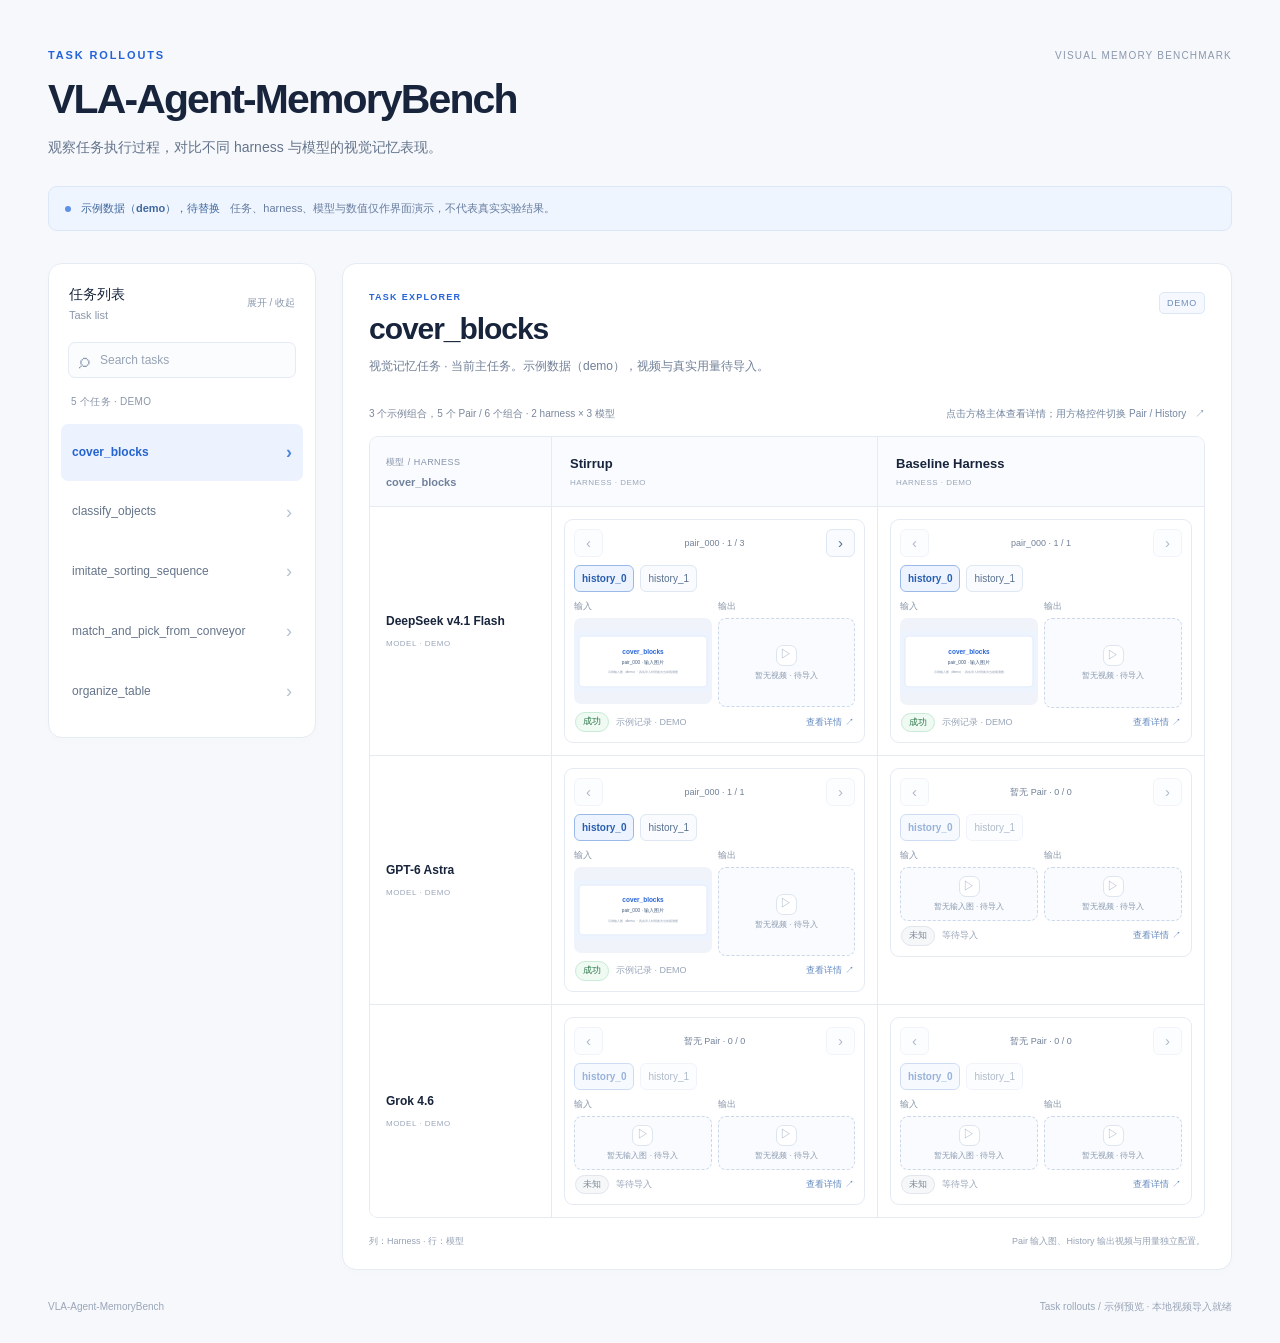
<file: index.html>
<!doctype html>
<html lang="zh-CN">
  <head>
    <meta charset="utf-8">
    <meta name="viewport" content="width=device-width, initial-scale=1">
    <meta name="color-scheme" content="light">
    <meta name="description" content="VLA-Agent-MemoryBench 任务视频矩阵：按任务对比 harness 与模型的 rollout、输入、tokens 和费用。">
    <title>Task Rollouts · VLA-Agent-MemoryBench</title>
    <link rel="stylesheet" href="styles.css">
    <script defer src="data.js"></script>
    <script defer src="app.js"></script>
  </head>
  <body>
    <header class="page-header">
      <div class="header-topline"><span class="eyebrow">TASK ROLLOUTS</span><span class="project-tag">VISUAL MEMORY BENCHMARK</span></div>
      <h1>VLA-Agent-MemoryBench</h1>
      <p class="intro">观察任务执行过程，对比不同 harness 与模型的视觉记忆表现。</p>
      <div class="demo-notice"><span class="status-dot" aria-hidden="true"></span><strong>示例数据（demo），待替换</strong><span>任务、harness、模型与数值仅作界面演示，不代表真实实验结果。</span></div>
    </header>

    <main class="workspace">
      <aside class="task-sidebar" aria-label="任务选择">
        <details class="task-panel" open>
          <summary><span>任务列表 <span class="english-label">Task list</span></span><span class="collapse-label">展开 / 收起</span></summary>
          <div class="task-panel-body">
            <label class="search-label" for="task-search">搜索任务</label>
            <div class="search-wrap"><span aria-hidden="true">⌕</span><input id="task-search" type="search" placeholder="Search tasks" autocomplete="off" spellcheck="false"></div>
            <p id="task-count" class="task-count" aria-live="polite"></p>
            <nav id="task-list" class="task-list" aria-label="任务列表"></nav>
          </div>
        </details>
      </aside>

      <section class="content-panel" aria-labelledby="task-title">
        <div class="content-heading">
          <div><div class="eyebrow section-eyebrow">TASK EXPLORER</div><h2 id="task-title">任务视频矩阵</h2><p id="task-description" class="task-description"></p></div>
          <span class="demo-badge">DEMO</span>
        </div>
        <div class="matrix-toolbar"><p id="matrix-summary" aria-live="polite"></p><span class="interaction-hint">点击方格主体查看详情；用方格控件切换 Pair / History <span aria-hidden="true">↗</span></span></div>
        <div id="matrix-container"></div>
        <p class="matrix-footnote">列：Harness · 行：模型 <span>Pair 输入图、History 输出视频与用量独立配置。</span></p>
      </section>
    </main>

    <footer class="page-footer"><span>VLA-Agent-MemoryBench</span><span>Task rollouts / 示例预览 · 本地视频导入就绪</span></footer>
    <noscript><p class="noscript-notice">请启用 JavaScript，以加载本地 data.js 并浏览任务矩阵。</p></noscript>

    <dialog id="result-dialog" aria-labelledby="dialog-title" aria-describedby="dialog-subtitle">
      <div class="dialog-shell">
        <header class="dialog-header">
          <div><span class="eyebrow">ROLLOUT DETAILS · DEMO</span><h2 id="dialog-title"></h2><p id="dialog-subtitle"></p></div>
          <button id="dialog-close" class="close-button" type="button" aria-label="关闭详情">×</button>
        </header>

        <div class="dialog-controls" aria-label="Pair 与 History 切换">
          <div class="pair-controls">
            <button id="dialog-pair-prev" class="pair-control-button" type="button" aria-label="上一对 Pair">‹</button>
            <span id="dialog-pair-position" class="pair-position"></span>
            <button id="dialog-pair-next" class="pair-control-button" type="button" aria-label="下一对 Pair">›</button>
          </div>
          <div class="branch-controls" role="group" aria-label="选择 History">
            <button id="dialog-history-0" class="history-toggle" type="button" aria-pressed="true">history_0</button>
            <button id="dialog-history-1" class="history-toggle" type="button" aria-pressed="false">history_1</button>
          </div>
        </div>

        <div id="dialog-media" class="dialog-media"></div>
        <div class="dialog-details">
          <p class="dialog-demo">示例数据（demo），待替换 · 非真实实验结果</p>
          <dl id="result-details" class="detail-grid"></dl>
          <section class="pair-comparison" aria-labelledby="pair-comparison-title">
            <h3 id="pair-comparison-title">成对对照</h3>
            <div id="pair-comparison-content" class="comparison-grid"></div>
          </section>
        </div>
      </div>
    </dialog>
  </body>
</html>
</file>
<file: styles.css>
:root {
  --ink: #17243b;
  --muted: #718098;
  --blue: #2563d9;
  --line: #e5ebf3;
  --surface: #fff;
  font-family: Inter, -apple-system, BlinkMacSystemFont, "Segoe UI", "PingFang SC", "Microsoft YaHei", sans-serif;
  color: var(--ink);
  background: #f6f8fc;
  font-synthesis: none;
}
* { box-sizing: border-box; }
[hidden] { display: none !important; }
body { margin: 0; }
button, input { font: inherit; }
button { cursor: pointer; }
button, input, summary { -webkit-tap-highlight-color: transparent; }
button:focus-visible, input:focus-visible, summary:focus-visible, .table-scroll:focus-visible { outline: 3px solid #90b9ff; outline-offset: 3px; }
.page-header, .workspace, .page-footer { width: min(1500px, calc(100% - 96px)); margin-inline: auto; }
.page-header { padding: 49px 0 32px; }
.header-topline { display: flex; align-items: center; justify-content: space-between; gap: 16px; }
.eyebrow { color: var(--blue); font-size: 11px; font-weight: 750; letter-spacing: .17em; }
.project-tag { color: #8b98ad; font-size: 10px; letter-spacing: .12em; }
h1 { margin: 15px 0 12px; font-size: clamp(27px, 3.2vw, 44px); letter-spacing: -.045em; font-weight: 750; overflow-wrap: anywhere; }
.intro { color: #64748b; font-size: 14px; line-height: 1.8; margin: 0; }
.demo-notice { margin-top: 26px; padding: 12px 16px; display: flex; align-items: center; gap: 10px; flex-wrap: wrap; border: 1px solid #dce7fa; border-radius: 9px; background: #eff5ff; color: #667c9e; font-size: 11px; line-height: 1.7; }
.demo-notice strong { color: #41699e; font-weight: 600; }
.status-dot { width: 6px; height: 6px; background: #5c91e7; border-radius: 50%; flex: 0 0 auto; }
.workspace { display: grid; grid-template-columns: 268px minmax(0, 1fr); gap: 26px; align-items: start; }
.task-sidebar { min-width: 0; position: sticky; top: 24px; }
.task-panel, .content-panel { background: var(--surface); border: 1px solid var(--line); border-radius: 14px; box-shadow: 0 3px 15px #233b5d03; }
.task-panel summary { list-style: none; padding: 22px 20px 4px; font-size: 14px; font-weight: 650; display: flex; justify-content: space-between; gap: 8px; cursor: pointer; }
.task-panel summary::-webkit-details-marker { display: none; }
.english-label { color: #8a97aa; font-size: 11px; font-weight: 400; display: block; margin-top: 5px; }
.collapse-label { color: #8998ad; font-size: 10px; font-weight: 400; align-self: center; }
.task-panel-body { padding: 17px 12px 14px; }
.search-label, .sr-only { position: absolute; width: 1px; height: 1px; padding: 0; margin: -1px; overflow: hidden; clip-path: inset(50%); white-space: nowrap; border: 0; }
.search-wrap { margin: 0 7px; display: flex; align-items: center; gap: 8px; border: 1px solid var(--line); background: #fbfcfe; border-radius: 7px; padding: 9px 10px; color: #8c9ab0; }
.search-wrap > span { font-size: 21px; line-height: 16px; }
.search-wrap input { border: 0; background: transparent; min-width: 0; width: 100%; color: var(--ink); font-size: 12px; outline-offset: 5px; }
.search-wrap input::placeholder { color: #97a3b4; }
.task-count { margin: 17px 10px 12px; color: #8a96a9; font-size: 10px; letter-spacing: .03em; }
.task-list { max-height: calc(100dvh - 260px); min-height: 160px; overflow-y: auto; scrollbar-width: thin; }
.task-item { border: 0; background: transparent; width: 100%; display: flex; align-items: center; justify-content: space-between; gap: 8px; text-align: left; padding: 14px 11px; border-radius: 7px; margin: 3px 0; color: #65748a; font-size: 12px; line-height: 1.6; transition: background .15s; }
.task-item:hover { background: #f5f8fd; }
.task-item.selected { background: #ecf3ff; color: #2563cf; font-weight: 650; }
.task-item-name { overflow-wrap: anywhere; }
.task-arrow { color: #b5c0cf; font-size: 18px; }
.selected .task-arrow { color: #4f85dc; }
.content-panel { padding: 28px 26px 19px; min-width: 0; }
.content-heading { display: flex; justify-content: space-between; align-items: flex-start; gap: 16px; }
.content-heading > div { min-width: 0; }
.section-eyebrow { font-size: 9px; letter-spacing: .14em; }
h2 { margin: 10px 0; font-size: clamp(23px, 2.4vw, 30px); letter-spacing: -.035em; overflow-wrap: anywhere; }
.task-description { margin: 0; font-size: 12px; color: var(--muted); line-height: 1.8; }
.demo-badge { border: 1px solid #dce7f8; border-radius: 5px; color: #6d8bb9; background: #f5f9ff; padding: 5px 7px; font-size: 9px; letter-spacing: .08em; flex: 0 0 auto; }
.matrix-toolbar { display: flex; align-items: center; justify-content: space-between; flex-wrap: wrap; gap: 10px; margin: 28px 0 14px; color: #7a879b; font-size: 10px; }
.matrix-toolbar p { margin: 0; line-height: 1.7; }
.interaction-hint { color: #7587a1; }
.interaction-hint > span { margin-left: 6px; }
.table-scroll { overflow-x: auto; border: 1px solid var(--line); border-radius: 9px; scrollbar-width: thin; }
.rollout-table { width: 100%; border-collapse: separate; border-spacing: 0; table-layout: fixed; min-width: 640px; }
.rollout-table th, .rollout-table td { border-right: 1px solid var(--line); border-bottom: 1px solid var(--line); }
.rollout-table tr > :last-child { border-right: 0; }
.rollout-table tbody tr:last-child > * { border-bottom: 0; }
.rollout-table th { text-align: left; }
.rollout-table thead { background: #f9fbfe; }
.corner-cell { width: 182px; padding: 18px 16px; }
.corner-label { display: block; font-size: 9px; font-weight: 500; letter-spacing: .05em; color: #8794a9; }
.corner-task { display: block; margin-top: 7px; font-size: 11px; font-weight: 550; color: #71829c; overflow-wrap: anywhere; }
.harness-header { padding: 19px 18px; font-size: 13px; font-weight: 650; overflow-wrap: anywhere; }
.header-caption { display: block; margin-top: 7px; color: #9aa7b9; font-size: 8px; font-weight: 450; letter-spacing: .06em; }
.model-header { padding: 20px 16px; font-size: 12px; font-weight: 600; line-height: 1.6; background: #fff; overflow-wrap: anywhere; }
.rollout-table td { padding: 12px; vertical-align: top; }
.result-cell { display: block; border: 0; padding: 0; background: none; width: 100%; color: inherit; text-align: left; border-radius: 7px; }
.empty-state { border: 1px dashed #ccd8e9; background: #f9fbfe; border-radius: 8px; min-height: 220px; display: flex; flex-direction: column; align-items: center; justify-content: center; gap: 12px; padding: 25px 16px; text-align: center; color: #8b9ab0; font-size: 12px; line-height: 1.8; }
.empty-state.compact { min-height: 115px; padding: 18px 10px; font-size: 10px; gap: 9px; }
.empty-symbol { display: flex; align-items: center; justify-content: center; width: 28px; height: 28px; border: 1px solid #dce5f0; border-radius: 7px; font-size: 16px; color: #a2b2c9; background: #fff; }
.result-cell:hover .empty-state { border-color: #8eb1ed; background: #f0f6ff; color: #5e83bd; }
.cell-bottom { display: flex; flex-wrap: wrap; align-items: center; justify-content: space-between; gap: 5px; padding: 10px 1px 2px; font-size: 9px; line-height: 1.5; }
.cell-status { color: #98a5b7; }
.cell-link { color: #6389bf; }
.video-wrapper { position: relative; aspect-ratio: 16 / 10; background: #f0f4fa; overflow: hidden; border-radius: 7px; }
.video-wrapper video { width: 100%; height: 100%; display: block; object-fit: contain; }
.result-cell video { pointer-events: none; }
.video-wrapper .empty-state { height: 100%; }
.play-overlay { position: absolute; top: 50%; left: 50%; transform: translate(-50%, -50%); color: #fff; background: #17243b80; border: 1px solid #ffffff70; border-radius: 50%; width: 35px; height: 35px; display: grid; place-items: center; }
.matrix-footnote { display: flex; flex-wrap: wrap; justify-content: space-between; gap: 6px; font-size: 9px; line-height: 1.7; color: #96a2b5; margin: 16px 0 0; }
.empty-results-notice { border: 1px dashed #ccd8e9; padding: 14px; color: #7b8da7; background: #f9fbfe; font-size: 12px; border-radius: 8px; line-height: 1.8; }
.page-footer { display: flex; justify-content: space-between; gap: 16px; padding: 28px 0; font-size: 10px; color: #9aa6b7; line-height: 1.7; }
/* 窄屏仅表格内部横向滚动，页面及任务列表不发生横向溢出。 */
@media (max-width: 1100px) {
  .page-header, .workspace, .page-footer { width: calc(100% - 48px); }
  .workspace { grid-template-columns: 224px minmax(0, 1fr); gap: 18px; }
  .content-panel { padding: 24px 18px 18px; }
}
@media (max-width: 780px) {
  .page-header, .workspace, .page-footer { width: calc(100% - 32px); }
  .page-header { padding-top: 28px; padding-bottom: 22px; }
  .project-tag { display: none; }
  .workspace { grid-template-columns: minmax(0, 1fr); gap: 18px; }
  .task-sidebar { position: static; }
  .task-panel summary { padding: 16px 18px; }
  .english-label { display: inline; margin-left: 6px; }
  .task-panel-body { padding-top: 0; }
  .task-list { max-height: 185px; min-height: 0; }
  .task-item { padding-block: 10px; }
  .task-count { margin-block: 12px 8px; }
  .content-panel { padding: 22px 15px 16px; }
  .page-footer { flex-direction: column; gap: 4px; }
}
body.modal-open { overflow: hidden; }
dialog { padding: 0; border: 1px solid #dfe6f0; border-radius: 17px; width: min(920px, calc(100% - 32px)); max-height: calc(100dvh - 48px); color: var(--ink); background: #fff; box-shadow: 0 25px 100px #0b1e4b40; }
dialog::backdrop { background: #14233a99; backdrop-filter: blur(4px); }
.dialog-header { display: flex; justify-content: space-between; align-items: flex-start; gap: 15px; padding: 25px 28px 20px; }
.dialog-header > div { min-width: 0; }
.dialog-header h2 { font-size: 25px; margin: 9px 0 6px; }
.dialog-header p { color: var(--muted); font-size: 12px; margin: 0; line-height: 1.7; overflow-wrap: anywhere; }
.close-button { width: 33px; height: 33px; display: grid; place-items: center; padding: 0; border: 1px solid var(--line); border-radius: 50%; font-size: 23px; color: #8190a5; background: #f8fafd; flex-shrink: 0; }
.close-button:hover { background: #eaf1fc; color: var(--blue); }
.dialog-media { margin: 0 28px; }
.video-wrapper.large { aspect-ratio: 16 / 9; background: #101b2c; }
.dialog-media > .empty-state { aspect-ratio: 16 / 8; }
.dialog-details { padding: 18px 28px 26px; }
.dialog-demo { color: #7291bc; font-size: 11px; margin: 0 0 18px; line-height: 1.7; }
.detail-grid { display: grid; grid-template-columns: repeat(3, minmax(0, 1fr)); gap: 20px 24px; margin: 0; }
.detail-pair dt { font-size: 10px; color: #8796aa; margin-bottom: 7px; }
.detail-pair dd { font-size: 13px; font-weight: 550; margin: 0; overflow-wrap: anywhere; }
.result-note { font-size: 11px; color: #7e8da1; line-height: 1.9; padding-top: 16px; border-top: 1px solid var(--line); margin: 20px 0 0; }
.noscript-notice { padding: 24px; text-align: center; }
@media (max-width: 520px) {
  .dialog-header { padding: 20px 18px 16px; }
  .dialog-media { margin-inline: 18px; }
  .dialog-details { padding: 16px 18px 22px; }
  .detail-grid { grid-template-columns: repeat(2, minmax(0, 1fr)); }
}
@media (prefers-reduced-motion: reduce) { * { transition: none !important; } }
/* Pair / History 方格控件与输入、输出媒体区域。 */
.result-cell {
  display: flex;
  flex-direction: column;
  gap: 8px;
  width: 100%;
  min-width: 0;
  padding: 9px;
  border: 1px solid #e5ebf3;
  border-radius: 9px;
  background: #fff;
  text-align: left;
}
.result-cell:hover { border-color: #bfd1ee; }

.pair-controls,
.branch-controls,
.dialog-controls {
  display: flex;
  align-items: center;
  gap: 6px;
  min-width: 0;
}
.pair-controls { justify-content: space-between; }
.pair-position {
  min-width: 0;
  flex: 1 1 auto;
  color: #718098;
  font-size: 9px;
  line-height: 1.4;
  text-align: center;
  overflow-wrap: anywhere;
}
.pair-control-button,
.history-toggle {
  display: inline-flex;
  align-items: center;
  justify-content: center;
  min-height: 27px;
  padding: 4px 7px;
  border: 1px solid #dfe7f2;
  border-radius: 6px;
  color: #58708f;
  background: #f9fbfe;
  font-size: 10px;
  line-height: 1.2;
  white-space: nowrap;
}
.pair-control-button { min-width: 29px; font-size: 15px; }
.pair-control-button:hover:not(:disabled),
.history-toggle:hover:not(:disabled) { border-color: #a9c1e7; background: #f0f6ff; }
.pair-control-button:disabled,
.history-toggle:disabled { cursor: not-allowed; opacity: .48; }
.history-toggle.selected {
  border-color: #9bb9e8;
  color: #285eae;
  background: #edf4ff;
  font-weight: 650;
}

.result-main {
  min-width: 0;
  border-radius: 6px;
  cursor: pointer;
}
.result-main:focus-visible {
  outline: 3px solid #90b9ff;
  outline-offset: 3px;
}
.cell-media-grid {
  display: grid;
  grid-template-columns: repeat(2, minmax(0, 1fr));
  gap: 6px;
  min-width: 0;
}
.media-panel { min-width: 0; }
.media-label {
  display: block;
  margin-bottom: 5px;
  color: #8795a9;
  font-size: 9px;
  font-weight: 650;
  letter-spacing: .04em;
}
.image-wrapper {
  position: relative;
  aspect-ratio: 16 / 10;
  overflow: hidden;
  border-radius: 7px;
  background: #f0f4fa;
}
.image-wrapper img {
  display: block;
  width: 100%;
  height: 100%;
  object-fit: contain;
}
.image-wrapper .empty-state,
.media-panel > .empty-state {
  height: calc(100% - 15px);
  min-height: 48px;
  padding: 6px 4px;
  gap: 4px;
  font-size: 8px;
  line-height: 1.45;
}
.image-wrapper .empty-symbol,
.media-panel > .empty-state .empty-symbol {
  width: 21px;
  height: 21px;
  font-size: 12px;
}
.cell-media-grid .video-wrapper { aspect-ratio: 16 / 10; }
.cell-media-grid .video-wrapper .empty-state {
  min-height: 0;
  padding: 6px 4px;
  gap: 4px;
  font-size: 8px;
  line-height: 1.45;
}
.cell-media-grid .video-wrapper .empty-symbol {
  width: 21px;
  height: 21px;
  font-size: 12px;
}
.cell-media-grid .play-overlay { width: 27px; height: 27px; font-size: 12px; }

.cell-bottom {
  justify-content: flex-start;
  padding: 8px 1px 1px;
  gap: 5px 7px;
}
.cell-status { overflow-wrap: anywhere; }
.cell-link { margin-left: auto; white-space: nowrap; }
.result-badge {
  display: inline-flex;
  align-items: center;
  justify-content: center;
  flex: 0 0 auto;
  padding: 3px 7px;
  border: 1px solid transparent;
  border-radius: 999px;
  font-size: 9px;
  font-weight: 650;
  line-height: 1.3;
  white-space: nowrap;
}
.result-badge.status-success {
  border-color: #c9ead6;
  color: #287446;
  background: #effaf3;
}
.result-badge.status-failure {
  border-color: #f1cccc;
  color: #a43b3b;
  background: #fff3f2;
}
.result-badge.status-unknown {
  border-color: #e1e6ed;
  color: #7c8796;
  background: #f5f7f9;
}

.dialog-controls {
  justify-content: space-between;
  flex-wrap: wrap;
  margin: 0 28px 16px;
  padding: 10px 12px;
  border: 1px solid #e7edf5;
  border-radius: 9px;
  background: #fbfcfe;
}
.dialog-controls .pair-controls { flex: 1 1 240px; max-width: 390px; }
.dialog-controls .pair-position { font-size: 11px; }
.dialog-media {
  display: grid;
  grid-template-columns: repeat(2, minmax(0, 1fr));
  gap: 14px;
}
.dialog-media .media-label { margin-bottom: 7px; font-size: 10px; }
.dialog-media .image-wrapper.large { aspect-ratio: 16 / 9; }
.dialog-media .image-wrapper.large .empty-state,
.dialog-media .media-panel > .empty-state {
  min-height: 120px;
  padding: 18px;
  font-size: 11px;
}
.dialog-media .image-wrapper.large .empty-symbol,
.dialog-media .media-panel > .empty-state .empty-symbol {
  width: 28px;
  height: 28px;
  font-size: 16px;
}
.dialog-media .video-wrapper.large { aspect-ratio: 16 / 9; }
.dialog-media .video-wrapper.large .empty-state { min-height: 120px; }

.pair-comparison {
  margin-top: 22px;
  padding-top: 17px;
  border-top: 1px solid var(--line);
}
.pair-comparison h3 {
  margin: 0 0 11px;
  color: #718098;
  font-size: 11px;
  font-weight: 650;
}
.comparison-grid {
  display: grid;
  grid-template-columns: repeat(2, minmax(0, 1fr));
  gap: 10px;
}
.comparison-item {
  display: flex;
  align-items: center;
  justify-content: space-between;
  gap: 10px;
  min-width: 0;
  padding: 11px 13px;
  border: 1px solid #e5ebf3;
  border-radius: 8px;
  background: #fbfcfe;
}
.comparison-history {
  color: #66758c;
  font-size: 11px;
  overflow-wrap: anywhere;
}

@media (max-width: 520px) {
  .dialog-controls { margin-inline: 18px; }
  .dialog-media { grid-template-columns: minmax(0, 1fr); }
  .dialog-controls .pair-controls { flex-basis: 100%; max-width: none; }
  .dialog-controls .branch-controls { width: 100%; }
  .dialog-controls .history-toggle { flex: 1 1 0; }
  .comparison-grid { grid-template-columns: minmax(0, 1fr); }
}
</file>
